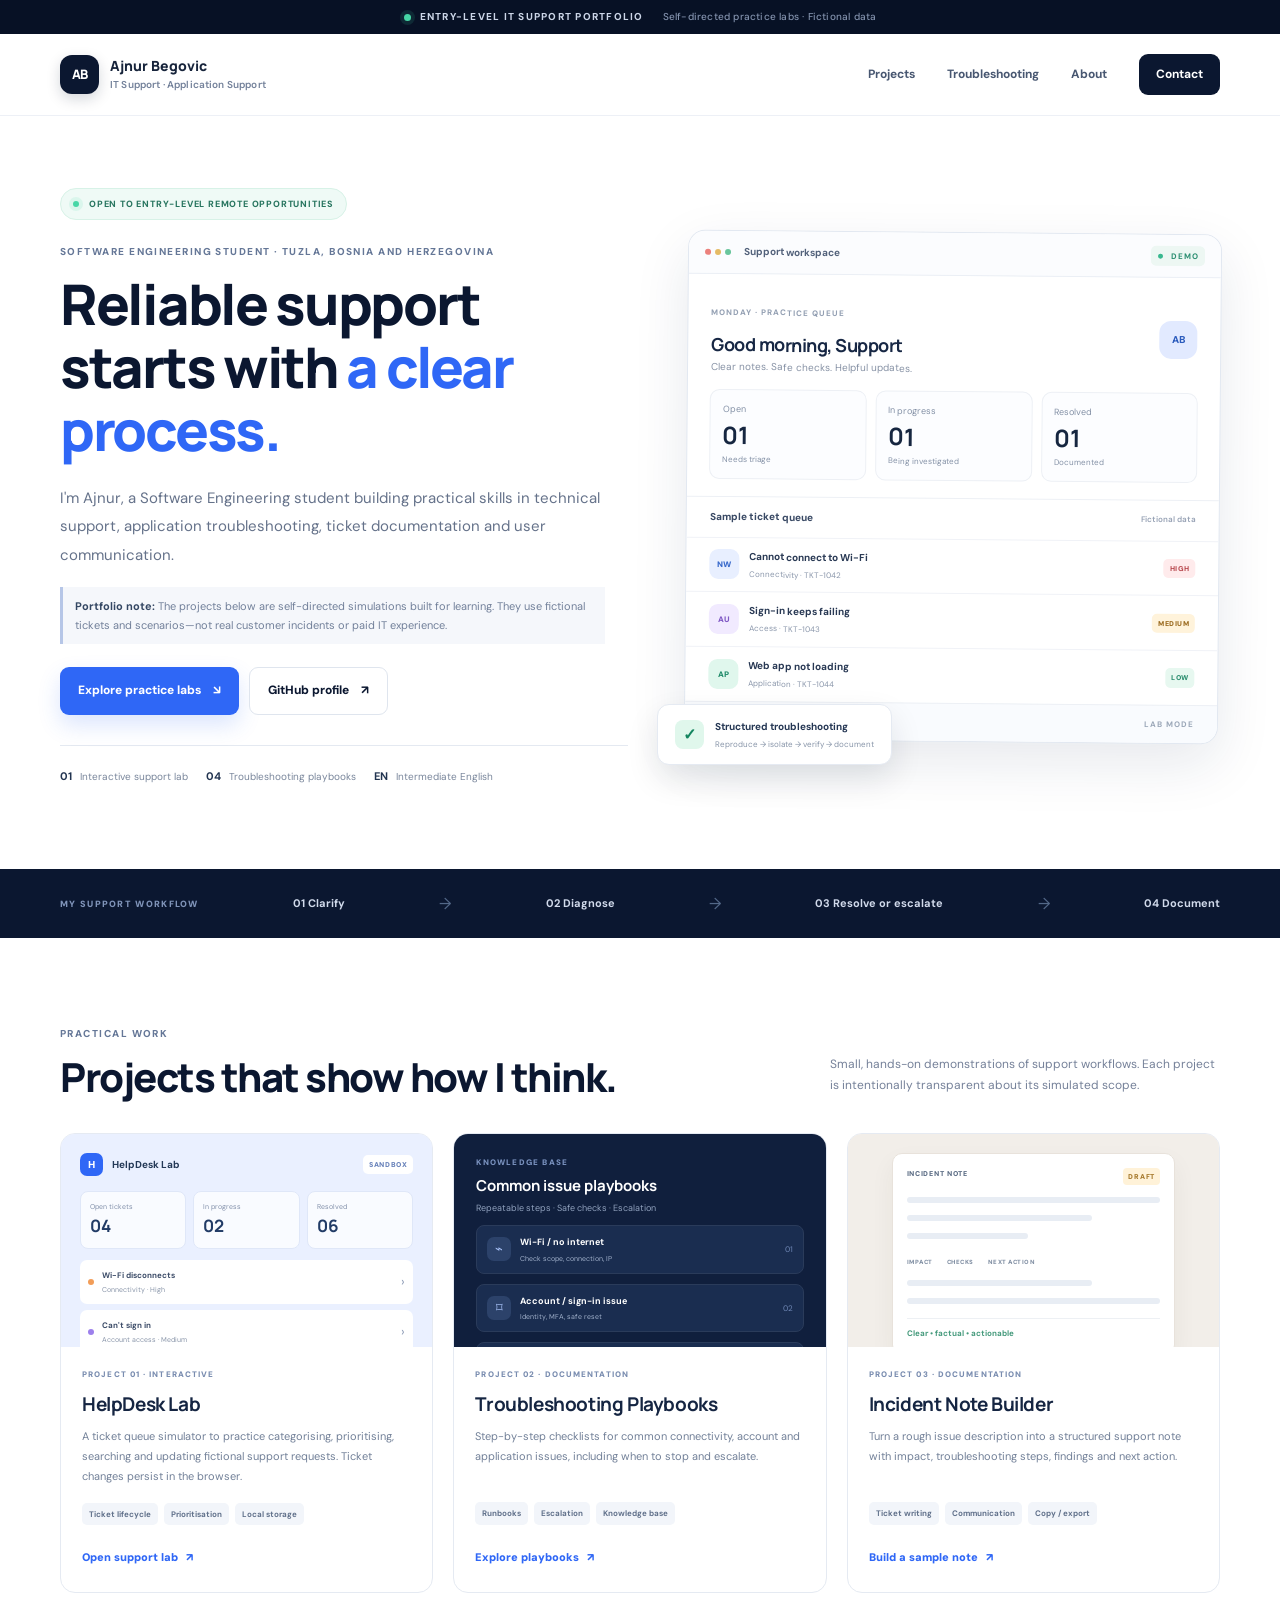
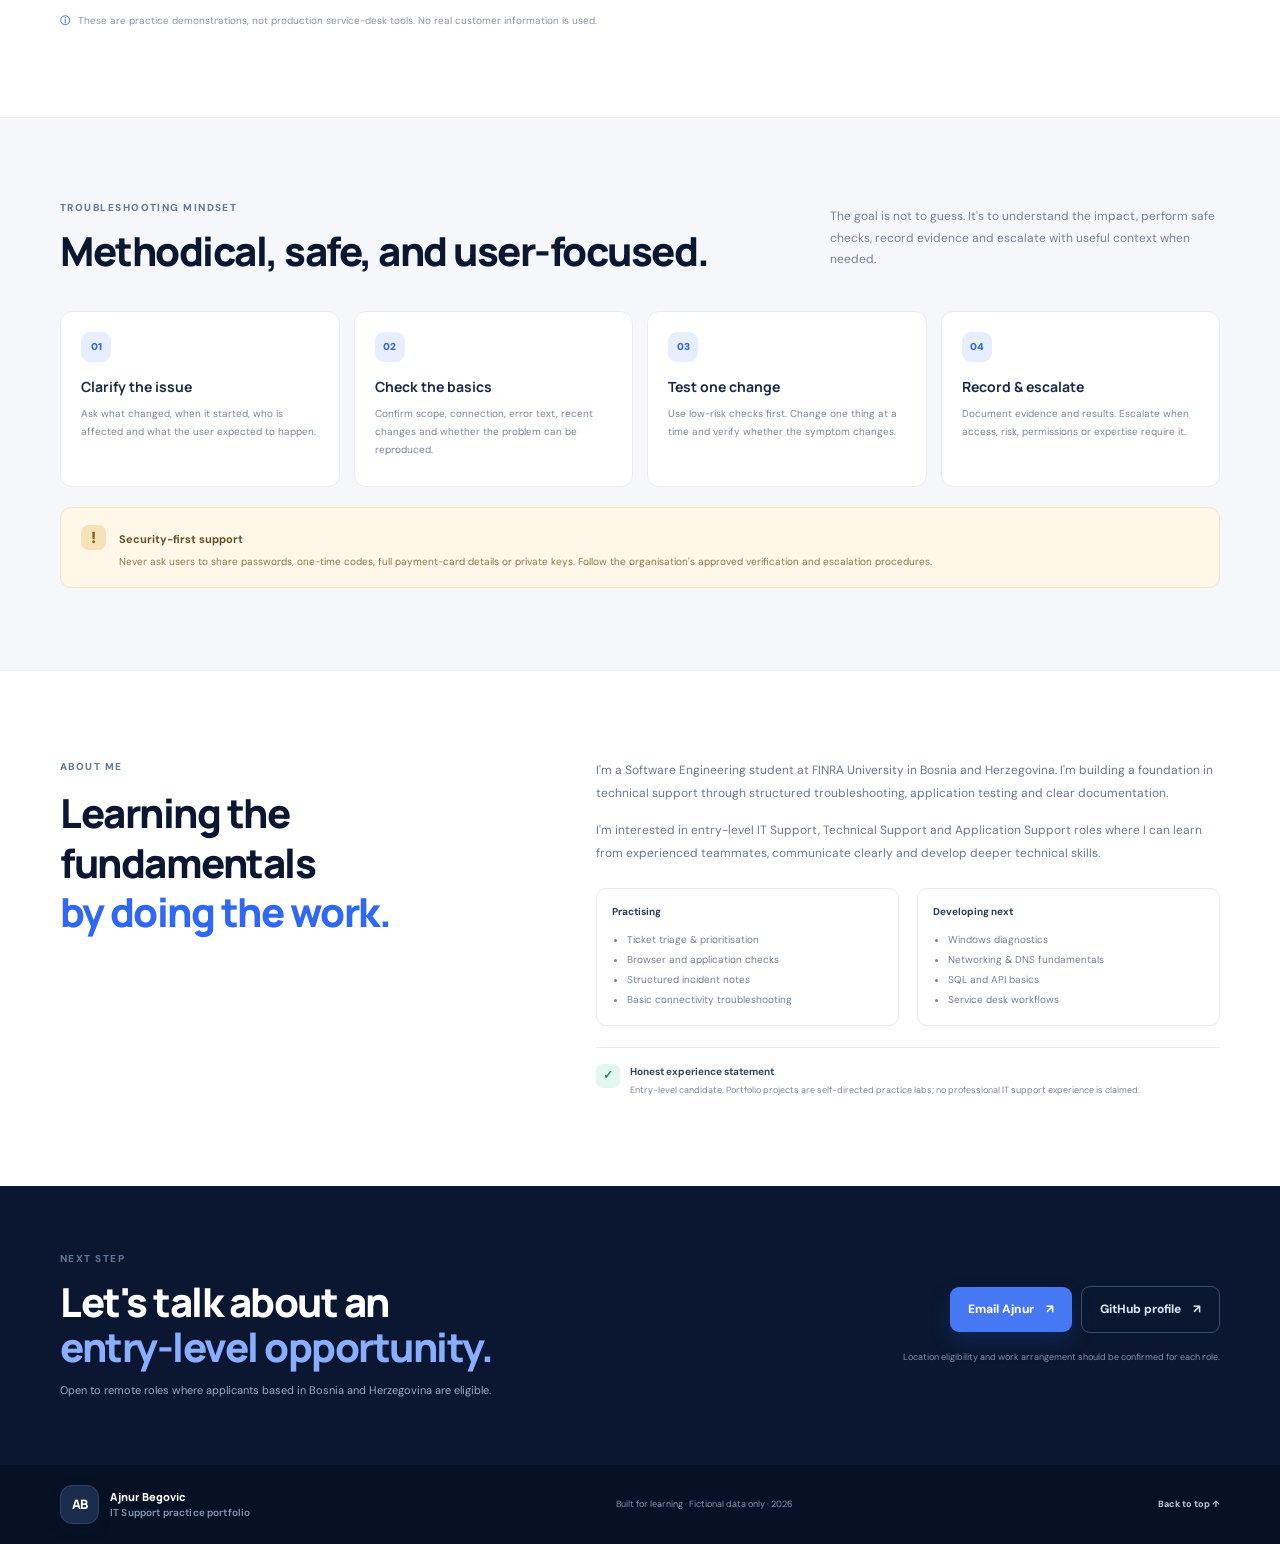
<file: index.html>
<!doctype html>
<html lang="en">
<head>
  <meta charset="utf-8">
  <meta name="viewport" content="width=device-width, initial-scale=1">
  <meta name="description" content="Ajnur Begovic's entry-level IT Support portfolio, including simulated ticket handling, troubleshooting playbooks and incident documentation.">
  <meta name="theme-color" content="#0b1730">
  <title>Ajnur Begovic | IT Support Portfolio</title>
  <link rel="stylesheet" href="styles.css">
</head>
<body>
  <div class="topline"><span class="dot"></span> ENTRY-LEVEL IT SUPPORT PORTFOLIO <span class="topline-note">Self-directed practice labs · Fictional data</span></div>
  <header class="site-header">
    <a class="brand" href="#top" aria-label="Ajnur Begovic home"><span class="brand-mark">AB</span><span>Ajnur Begovic<small>IT Support · Application Support</small></span></a>
    <button class="menu-toggle" id="menuToggle" aria-expanded="false" aria-controls="siteNav">Menu</button>
    <nav id="siteNav" class="nav"><a href="#projects">Projects</a><a href="#approach">Troubleshooting</a><a href="#about">About</a><a href="#contact" class="nav-cta">Contact</a></nav>
  </header>

  <main id="top">
    <section class="hero wrap">
      <div class="hero-copy">
        <div class="availability"><span class="pulse"></span> OPEN TO ENTRY-LEVEL REMOTE OPPORTUNITIES</div>
        <p class="eyebrow">SOFTWARE ENGINEERING STUDENT · TUZLA, BOSNIA AND HERZEGOVINA</p>
        <h1>Reliable support starts with <span>a clear process.</span></h1>
        <p class="hero-text">I'm Ajnur, a Software Engineering student building practical skills in technical support, application troubleshooting, ticket documentation and user communication.</p>
        <p class="honest-note"><strong>Portfolio note:</strong> The projects below are self-directed simulations built for learning. They use fictional tickets and scenarios—not real customer incidents or paid IT experience.</p>
        <div class="hero-actions"><a class="button primary" href="#projects">Explore practice labs <span>↘</span></a><a class="button secondary" href="https://github.com/AjnurDarned99" target="_blank" rel="noreferrer">GitHub profile <span>↗</span></a></div>
        <div class="hero-meta"><span><b>01</b> Interactive support lab</span><span><b>04</b> Troubleshooting playbooks</span><span><b>EN</b> Intermediate English</span></div>
      </div>
      <div class="hero-visual" aria-label="Illustration of a support ticket dashboard">
        <div class="dash-window">
          <div class="dash-head"><div class="window-dots"><i></i><i></i><i></i></div><span>Support workspace</span><span class="live-label"><i></i> DEMO</span></div>
          <div class="dash-greeting"><div><span class="muted-label">MONDAY · PRACTICE QUEUE</span><h2>Good morning, Support</h2><p>Clear notes. Safe checks. Helpful updates.</p></div><div class="avatar">AB</div></div>
          <div class="metric-grid"><div class="metric-card"><span>Open</span><strong>01</strong><small>Needs triage</small></div><div class="metric-card"><span>In progress</span><strong>01</strong><small>Being investigated</small></div><div class="metric-card"><span>Resolved</span><strong>01</strong><small>Documented</small></div></div>
          <div class="queue-head"><span>Sample ticket queue</span><span>Fictional data</span></div>
          <div class="queue-row"><span class="ticket-icon blue">NW</span><span class="queue-text"><b>Cannot connect to Wi-Fi</b><small>Connectivity · TKT-1042</small></span><span class="priority high">HIGH</span></div>
          <div class="queue-row"><span class="ticket-icon purple">AU</span><span class="queue-text"><b>Sign-in keeps failing</b><small>Access · TKT-1043</small></span><span class="priority medium">MEDIUM</span></div>
          <div class="queue-row"><span class="ticket-icon green">AP</span><span class="queue-text"><b>Web app not loading</b><small>Application · TKT-1044</small></span><span class="priority low">LOW</span></div>
          <div class="dash-foot"><span><i class="check-dot">✓</i> Document each step</span><span>LAB MODE</span></div>
        </div>
        <div class="floating-tip"><span class="tip-icon">✓</span><span><b>Structured troubleshooting</b><small>Reproduce → isolate → verify → document</small></span></div>
      </div>
    </section>

    <section class="trust-strip"><div class="wrap trust-inner"><span>MY SUPPORT WORKFLOW</span><b>01 Clarify</b><i>→</i><b>02 Diagnose</b><i>→</i><b>03 Resolve or escalate</b><i>→</i><b>04 Document</b></div></section>

    <section id="projects" class="section wrap">
      <div class="section-heading"><div><p class="eyebrow">PRACTICAL WORK</p><h2>Projects that show how I think.</h2></div><p>Small, hands-on demonstrations of support workflows. Each project is intentionally transparent about its simulated scope.</p></div>
      <div class="project-grid">
        <article class="project-card featured"><div class="project-visual visual-ticket"><div class="mini-app-header"><span class="mini-logo">H</span><b>HelpDesk Lab</b><span class="mini-pill">SANDBOX</span></div><div class="mini-stat-row"><div><small>Open tickets</small><b>04</b></div><div><small>In progress</small><b>02</b></div><div><small>Resolved</small><b>06</b></div></div><div class="mini-ticket"><span class="mini-dot orange"></span><div><b>Wi-Fi disconnects</b><small>Connectivity · High</small></div><span>›</span></div><div class="mini-ticket"><span class="mini-dot violet"></span><div><b>Can't sign in</b><small>Account access · Medium</small></div><span>›</span></div><div class="mini-ticket"><span class="mini-dot teal"></span><div><b>App loading slowly</b><small>Application · Low</small></div><span>›</span></div></div><div class="project-content"><div class="project-kicker">PROJECT 01 · INTERACTIVE</div><h3>HelpDesk Lab</h3><p>A ticket queue simulator to practice categorising, prioritising, searching and updating fictional support requests. Ticket changes persist in the browser.</p><div class="chip-row"><span>Ticket lifecycle</span><span>Prioritisation</span><span>Local storage</span></div><a class="text-link" href="projects/support-lab/index.html#tickets">Open support lab <span>↗</span></a></div></article>

        <article class="project-card"><div class="project-visual visual-playbook"><div class="playbook-title"><span>KNOWLEDGE BASE</span><b>Common issue playbooks</b><small>Repeatable steps · Safe checks · Escalation</small></div><div class="playbook-item"><span class="play-icon">⌁</span><div><b>Wi-Fi / no internet</b><small>Check scope, connection, IP</small></div><span>01</span></div><div class="playbook-item"><span class="play-icon">⌑</span><div><b>Account / sign-in issue</b><small>Identity, MFA, safe reset</small></div><span>02</span></div><div class="playbook-item"><span class="play-icon">▣</span><div><b>Application not loading</b><small>Browser, status, reproducibility</small></div><span>03</span></div></div><div class="project-content"><div class="project-kicker">PROJECT 02 · DOCUMENTATION</div><h3>Troubleshooting Playbooks</h3><p>Step-by-step checklists for common connectivity, account and application issues, including when to stop and escalate.</p><div class="chip-row"><span>Runbooks</span><span>Escalation</span><span>Knowledge base</span></div><a class="text-link" href="projects/support-lab/index.html#playbooks">Explore playbooks <span>↗</span></a></div></article>

        <article class="project-card"><div class="project-visual visual-note"><div class="note-window"><div class="note-top"><span>INCIDENT NOTE</span><span class="note-status">DRAFT</span></div><div class="fake-line long"></div><div class="fake-line med"></div><div class="fake-line short"></div><div class="note-fields"><span>IMPACT</span><span>CHECKS</span><span>NEXT ACTION</span></div><div class="fake-line med"></div><div class="fake-line long"></div><div class="note-bottom">Clear • factual • actionable</div></div></div><div class="project-content"><div class="project-kicker">PROJECT 03 · DOCUMENTATION</div><h3>Incident Note Builder</h3><p>Turn a rough issue description into a structured support note with impact, troubleshooting steps, findings and next action.</p><div class="chip-row"><span>Ticket writing</span><span>Communication</span><span>Copy / export</span></div><a class="text-link" href="projects/support-lab/index.html#note-builder">Build a sample note <span>↗</span></a></div></article>
      </div>
      <p class="section-footnote"><span>ⓘ</span> These are practice demonstrations, not production service-desk tools. No real customer information is used.</p>
    </section>

    <section id="approach" class="approach-section"><div class="wrap"><div class="section-heading"><div><p class="eyebrow">TROUBLESHOOTING MINDSET</p><h2>Methodical, safe, and user-focused.</h2></div><p>The goal is not to guess. It's to understand the impact, perform safe checks, record evidence and escalate with useful context when needed.</p></div><div class="steps-grid"><article><span class="step-number">01</span><h3>Clarify the issue</h3><p>Ask what changed, when it started, who is affected and what the user expected to happen.</p></article><article><span class="step-number">02</span><h3>Check the basics</h3><p>Confirm scope, connection, error text, recent changes and whether the problem can be reproduced.</p></article><article><span class="step-number">03</span><h3>Test one change</h3><p>Use low-risk checks first. Change one thing at a time and verify whether the symptom changes.</p></article><article><span class="step-number">04</span><h3>Record & escalate</h3><p>Document evidence and results. Escalate when access, risk, permissions or expertise require it.</p></article></div><div class="safety-banner"><span class="safety-icon">!</span><div><b>Security-first support</b><p>Never ask users to share passwords, one-time codes, full payment-card details or private keys. Follow the organisation's approved verification and escalation procedures.</p></div></div></div></section>

    <section id="about" class="section wrap about-section"><div class="about-title"><p class="eyebrow">ABOUT ME</p><h2>Learning the fundamentals<br><span>by doing the work.</span></h2></div><div class="about-body"><p>I'm a Software Engineering student at FINRA University in Bosnia and Herzegovina. I'm building a foundation in technical support through structured troubleshooting, application testing and clear documentation.</p><p>I'm interested in entry-level IT Support, Technical Support and Application Support roles where I can learn from experienced teammates, communicate clearly and develop deeper technical skills.</p><div class="skill-columns"><div><h4>Practising</h4><ul><li>Ticket triage & prioritisation</li><li>Browser and application checks</li><li>Structured incident notes</li><li>Basic connectivity troubleshooting</li></ul></div><div><h4>Developing next</h4><ul><li>Windows diagnostics</li><li>Networking & DNS fundamentals</li><li>SQL and API basics</li><li>Service desk workflows</li></ul></div></div><div class="transparent-line"><span class="transparent-check">✓</span><span><b>Honest experience statement</b><small>Entry-level candidate. Portfolio projects are self-directed practice labs; no professional IT support experience is claimed.</small></span></div></div></section>

    <section id="contact" class="contact-section"><div class="wrap contact-inner"><div><p class="eyebrow">NEXT STEP</p><h2>Let's talk about an<br><span>entry-level opportunity.</span></h2><p>Open to remote roles where applicants based in Bosnia and Herzegovina are eligible.</p></div><div class="contact-actions"><a class="button primary" href="https://mail.google.com/mail/?view=cm&amp;fs=1&amp;to=ajnurbegbegova@gmail.com&amp;su=IT%20Support%20Opportunity" target="_blank" rel="noreferrer">Email Ajnur <span>↗</span></a><a class="button light-outline" href="https://github.com/AjnurDarned99" target="_blank" rel="noreferrer">GitHub profile <span>↗</span></a><small>Location eligibility and work arrangement should be confirmed for each role.</small></div></div></section>
  </main>
  <footer class="footer"><div class="wrap footer-inner"><a class="brand footer-brand" href="#top"><span class="brand-mark">AB</span><span>Ajnur Begovic<small>IT Support practice portfolio</small></span></a><span>Built for learning · Fictional data only · <span id="year"></span></span><a href="#top">Back to top ↑</a></div></footer>
  <script src="script.js"></script>
</body>
</html>
</file>
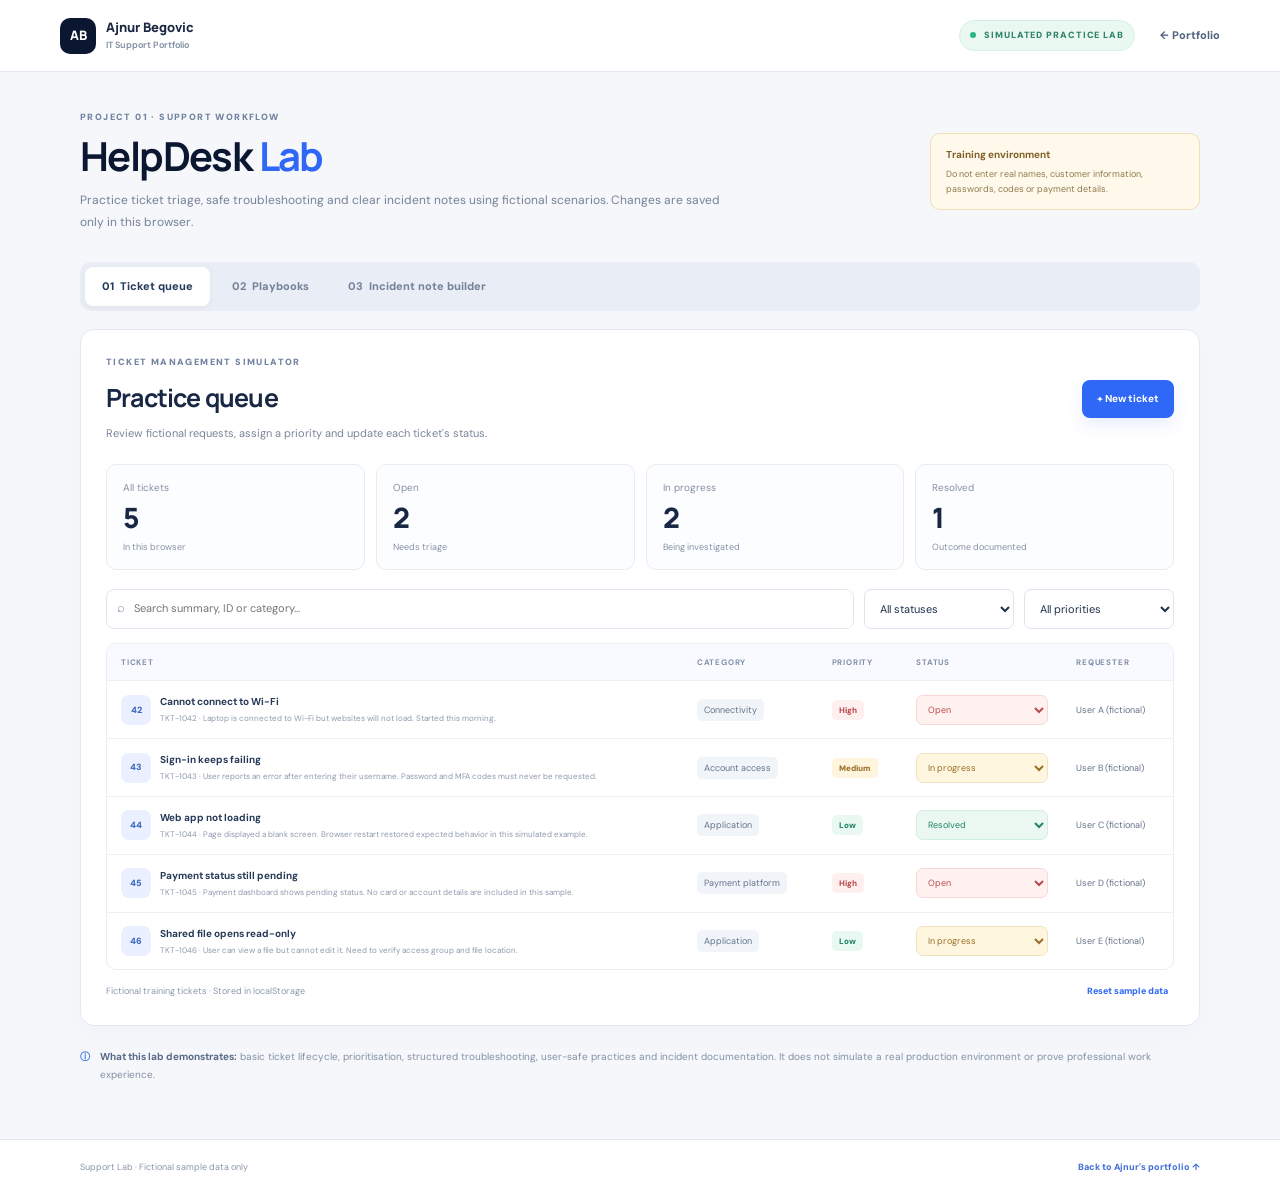
<file: projects/support-lab/index.html>
<!doctype html>
<html lang="en">
<head>
<meta charset="utf-8"><meta name="viewport" content="width=device-width,initial-scale=1"><meta name="description" content="Interactive self-directed IT support practice lab with sample tickets, troubleshooting playbooks and incident note builder."><meta name="theme-color" content="#0b1730"><title>Support Lab | Ajnur Begovic</title><link rel="stylesheet" href="style.css">
</head>
<body>
<header class="app-header"><a class="brand" href="../../index.html"><span class="brand-icon">AB</span><span>Ajnur Begovic<small>IT Support Portfolio</small></span></a><div class="lab-badge"><span></span> SIMULATED PRACTICE LAB</div><a class="back-link" href="../../index.html">← Portfolio</a></header>
<main class="app-wrap">
<section class="lab-intro"><div><p class="eyebrow">PROJECT 01 · SUPPORT WORKFLOW</p><h1>HelpDesk <span>Lab</span></h1><p>Practice ticket triage, safe troubleshooting and clear incident notes using fictional scenarios. Changes are saved only in this browser.</p></div><div class="notice"><b>Training environment</b><span>Do not enter real names, customer information, passwords, codes or payment details.</span></div></section>
<div class="tabbar" role="tablist" aria-label="Support lab tools"><button class="tab active" data-tab="tickets" role="tab" aria-selected="true">01&nbsp; Ticket queue</button><button class="tab" data-tab="playbooks" role="tab" aria-selected="false">02&nbsp; Playbooks</button><button class="tab" data-tab="note-builder" role="tab" aria-selected="false">03&nbsp; Incident note builder</button></div>
<section class="panel active" id="tickets" data-panel="tickets">
<div class="panel-heading"><div><p class="eyebrow">TICKET MANAGEMENT SIMULATOR</p><h2>Practice queue</h2><p>Review fictional requests, assign a priority and update each ticket's status.</p></div><button class="button primary" id="showFormBtn">+ New ticket</button></div>
<div class="stats-grid"><div class="stat"><span>All tickets</span><b id="allCount">0</b><small>In this browser</small></div><div class="stat"><span>Open</span><b id="openCount">0</b><small>Needs triage</small></div><div class="stat"><span>In progress</span><b id="progressCount">0</b><small>Being investigated</small></div><div class="stat"><span>Resolved</span><b id="resolvedCount">0</b><small>Outcome documented</small></div></div>
<form id="newTicketForm" class="ticket-form hidden"><div class="form-title"><b>Create a sample ticket</b><button type="button" class="icon-button" id="hideFormBtn" aria-label="Close form">×</button></div><div class="form-grid"><label>Short summary<input id="ticketTitle" required maxlength="100" placeholder="e.g. Cannot access shared drive"></label><label>Category<select id="ticketCategory"><option>Account access</option><option>Connectivity</option><option>Application</option><option>Hardware</option><option>Payment platform</option><option>Other</option></select></label><label>Priority<select id="ticketPriority"><option>Low</option><option selected>Medium</option><option>High</option><option>Urgent</option></select></label><label>Requester label<input id="ticketRequester" maxlength="40" placeholder="e.g. User A (fictional)"></label></div><label class="wide-label">Symptoms and impact<textarea id="ticketDescription" required maxlength="500" rows="3" placeholder="What is failing? Who is affected? When did it start?"></textarea></label><div class="form-actions"><span class="hint">Use fictional information only.</span><button class="button primary" type="submit">Add ticket</button></div></form>
<div class="queue-toolbar"><div class="searchbox"><span>⌕</span><input id="ticketSearch" type="search" placeholder="Search summary, ID or category..." aria-label="Search tickets"></div><select id="statusFilter" aria-label="Filter by status"><option value="All">All statuses</option><option>Open</option><option>In progress</option><option>Resolved</option></select><select id="priorityFilter" aria-label="Filter by priority"><option value="All">All priorities</option><option>Urgent</option><option>High</option><option>Medium</option><option>Low</option></select></div>
<div class="table-wrap"><table><thead><tr><th>Ticket</th><th>Category</th><th>Priority</th><th>Status</th><th>Requester</th></tr></thead><tbody id="ticketRows"></tbody></table><div class="empty-state hidden" id="emptyTickets">No tickets match your filters. Try clearing the search or create a new sample ticket.</div></div><div class="data-foot"><span>Fictional training tickets · Stored in localStorage</span><button id="resetTickets" class="link-button">Reset sample data</button></div>
</section>
<section class="panel" id="playbooks" data-panel="playbooks">
<div class="panel-heading"><div><p class="eyebrow">KNOWLEDGE BASE</p><h2>Troubleshooting playbooks</h2><p>Start with low-risk checks. Change one thing at a time, verify results, and escalate when needed.</p></div><span class="count-pill">4 PRACTICE SCENARIOS</span></div>
<div class="playbook-layout"><div class="playbook-list" role="tablist" aria-label="Choose a playbook"><button class="playbook-choice active" data-playbook="wifi"><span class="playbook-number">01</span><span><b>Wi-Fi / no internet</b><small>Connectivity · Network</small></span><span>›</span></button><button class="playbook-choice" data-playbook="login"><span class="playbook-number">02</span><span><b>Can't sign in</b><small>Account access · MFA</small></span><span>›</span></button><button class="playbook-choice" data-playbook="app"><span class="playbook-number">03</span><span><b>Web application won't load</b><small>Browser · Application</small></span><span>›</span></button><button class="playbook-choice" data-playbook="payment"><span class="playbook-number">04</span><span><b>Payment appears pending</b><small>Fintech · Transaction</small></span><span>›</span></button></div><article class="playbook-detail" id="playbookDetail" aria-live="polite"></article></div>
<div class="safe-callout"><b>Always follow company policy.</b> These are learning checklists, not permission to make account changes. Never request passwords, MFA codes, full card numbers or private keys. For payment issues, never promise a settlement time unless the provider's official process confirms it.</div>
</section>
<section class="panel" id="note-builder" data-panel="note-builder">
<div class="panel-heading"><div><p class="eyebrow">DOCUMENTATION PRACTICE</p><h2>Incident note builder</h2><p>Turn troubleshooting observations into a concise, handoff-ready support note.</p></div><span class="count-pill">COPY OR EXPORT</span></div>
<div class="builder-grid"><form id="noteForm" class="note-form"><label>Issue summary<input id="noteSummary" maxlength="140" required placeholder="e.g. User cannot sign in to web portal"></label><label>Impact / scope<textarea id="noteImpact" rows="2" maxlength="400" required placeholder="Who is affected? What work is blocked?"></textarea></label><label>Checks performed<textarea id="noteChecks" rows="3" maxlength="700" required placeholder="List checks in order, including what each result showed."></textarea></label><label>Finding / current status<textarea id="noteFinding" rows="2" maxlength="400" required placeholder="What is confirmed? What remains unknown?"></textarea></label><label>Next action / owner<input id="noteNext" maxlength="220" required placeholder="e.g. Escalate to application team with timestamp and error code"></label><button class="button primary full" type="submit">Generate structured note</button></form><div class="note-preview"><div class="preview-head"><span>GENERATED NOTE</span><span class="preview-status" id="previewStatus">DRAFT</span></div><p class="preview-help">Fill in the fields and select “Generate structured note”. Use fictional or anonymised content only.</p><pre id="noteOutput" aria-live="polite">INCIDENT SUMMARY
[Your summary will appear here]

IMPACT / SCOPE
[Impact]

CHECKS PERFORMED
[Checks]

FINDINGS / STATUS
[Finding]

NEXT ACTION / OWNER
[Next step]</pre><div class="preview-actions"><button class="button secondary" type="button" id="copyNoteBtn">Copy note</button><button class="button ghost" type="button" id="downloadNoteBtn">Download .txt</button></div><div id="copyFeedback" class="feedback" aria-live="polite"></div></div></div>
</section>
<section class="ethics-note"><span>ⓘ</span><p><b>What this lab demonstrates:</b> basic ticket lifecycle, prioritisation, structured troubleshooting, user-safe practices and incident documentation. It does not simulate a real production environment or prove professional work experience.</p></section>
</main><footer class="app-footer"><span>Support Lab · Fictional sample data only</span><a href="../../index.html">Back to Ajnur's portfolio ↑</a></footer>
<script src="app.js"></script>
</body></html>
</file>
<file: styles.css>
@import url('https://fonts.googleapis.com/css2?family=DM+Sans:wght@400;500;600;700&family=Manrope:wght@400;500;600;700;800&display=swap');
:root{--navy:#0b1730;--navy2:#142344;--blue:#2f67f6;--blue2:#dfe9ff;--ink:#17243b;--muted:#67758d;--line:#e4e9f1;--surface:#f5f7fb;--white:#fff;--green:#1c9c7a;--shadow:0 20px 55px rgba(21,39,75,.1)}
*{box-sizing:border-box}html{scroll-behavior:smooth;scroll-padding-top:90px}body{margin:0;color:var(--ink);font-family:'DM Sans',Arial,sans-serif;background:#fff;line-height:1.6}a{color:inherit;text-decoration:none}.wrap{width:min(1160px,calc(100% - 48px));margin-inline:auto}.topline{background:#071125;color:#cbd5e7;min-height:34px;padding:7px 24px;display:flex;justify-content:center;gap:9px;align-items:center;font-size:10px;font-weight:800;letter-spacing:1.25px}.dot,.pulse{width:7px;height:7px;display:inline-block;background:#46d7a6;border-radius:50%;box-shadow:0 0 0 4px rgba(70,215,166,.12)}.topline-note{font-weight:500;color:#8392ad;letter-spacing:.2px;margin-left:10px}.site-header{height:82px;padding:0 max(24px,calc((100vw - 1160px)/2));display:flex;align-items:center;justify-content:space-between;background:rgba(255,255,255,.95);border-bottom:1px solid #edf0f6;position:sticky;top:0;z-index:30;backdrop-filter:blur(12px)}.brand{display:inline-flex;align-items:center;gap:11px;font-family:Manrope,sans-serif;font-weight:800;font-size:14px;line-height:1.2}.brand small{display:block;color:#73819a;font-family:'DM Sans',sans-serif;font-size:10px;font-weight:600;margin-top:4px;letter-spacing:.15px}.brand-mark{height:39px;width:39px;display:grid;place-items:center;border-radius:12px;background:var(--navy);color:white;font-size:13px;letter-spacing:-.5px;box-shadow:0 5px 14px #0b17302b}.nav{display:flex;align-items:center;gap:32px;font-size:12px;font-weight:700;color:#485771}.nav a:hover{color:var(--blue)}.nav .nav-cta{background:var(--navy);color:#fff;padding:11px 17px;border-radius:9px}.menu-toggle{display:none;border:1px solid var(--line);background:#fff;padding:9px 12px;border-radius:9px;color:var(--ink);font-weight:700}.hero{display:grid;grid-template-columns:1.03fr .97fr;gap:58px;align-items:center;padding-top:72px;padding-bottom:84px;min-height:615px}.availability{display:inline-flex;align-items:center;gap:10px;background:#effaf6;border:1px solid #d7f2e7;color:#27755f;padding:8px 12px;border-radius:999px;font-size:9px;font-weight:800;letter-spacing:.8px;margin-bottom:24px}.pulse{width:6px;height:6px}.eyebrow{margin:0 0 13px;color:#657797;font-size:10px;font-weight:800;letter-spacing:1.45px}.hero h1,.section h2,.section-heading h2,.about-title h2,.contact-inner h2{font-family:Manrope,sans-serif;font-size:clamp(36px,4.5vw,56px);font-weight:800;letter-spacing:-2.3px;line-height:1.12;margin:0;color:var(--navy)}h1 span,.about-title h2 span,.contact-inner h2 span{color:var(--blue)}.hero-text{font-size:15px;line-height:1.9;color:#65728a;max-width:550px;margin:22px 0 13px}.honest-note{font-size:11px;color:#72809a;line-height:1.7;max-width:545px;background:#f5f7fb;border-left:3px solid #b6c6e7;padding:10px 12px;margin:18px 0 23px}.honest-note strong{color:#344763}.hero-actions{display:flex;flex-wrap:wrap;gap:10px}.button{display:inline-flex;justify-content:center;align-items:center;gap:12px;padding:13px 18px;border-radius:9px;font-size:12px;font-weight:800;transition:transform .18s,box-shadow .18s}.button:hover{transform:translateY(-2px)}.button.primary{background:var(--blue);color:#fff;box-shadow:0 10px 22px #2f67f62c}.button.secondary{background:#fff;border:1px solid #dfe5ee;color:var(--navy)}.hero-meta{display:flex;flex-wrap:wrap;gap:18px;margin-top:30px;padding-top:22px;border-top:1px solid var(--line);color:#79869b;font-size:10px}.hero-meta b{display:inline-block;color:#223450;font-size:11px;margin-right:5px}.hero-visual{position:relative;min-width:0}.dash-window{border:1px solid #e2e8f1;border-radius:17px;background:#fff;box-shadow:var(--shadow);overflow:hidden;transform:rotate(.5deg)}.dash-head{height:43px;background:#fbfcfe;border-bottom:1px solid #ebeff5;display:flex;align-items:center;padding:0 16px;gap:13px;color:#52617a;font-size:10px;font-weight:700}.window-dots{display:flex;gap:4px}.window-dots i{width:6px;height:6px;border-radius:50%;background:#ccd5e3}.window-dots i:nth-child(1){background:#ec817c}.window-dots i:nth-child(2){background:#e5bb65}.window-dots i:nth-child(3){background:#69c59c}.live-label{margin-left:auto;font-size:8px;letter-spacing:.9px;background:#edf7f3;color:#2b8e71;padding:4px 7px;border-radius:5px}.live-label i{display:inline-block;width:5px;height:5px;background:#39b88f;border-radius:50%;margin-right:5px}.dash-greeting{padding:23px 23px 14px;display:flex;justify-content:space-between;align-items:center}.muted-label{font-size:8px;color:#94a0b3;font-weight:800;letter-spacing:1px}.dash-greeting h2{font-family:Manrope,sans-serif;font-size:18px;letter-spacing:-.5px;margin:7px 0 1px;color:#172744}.dash-greeting p{font-size:10px;color:#8792a5;margin:0}.avatar{width:38px;height:38px;border-radius:12px;background:#e2eaff;color:#2c5cbd;display:grid;place-items:center;font-size:10px;font-weight:800}.metric-grid{display:grid;grid-template-columns:repeat(3,1fr);gap:9px;padding:0 22px 17px}.metric-card{padding:12px;border:1px solid #edf0f5;border-radius:10px;background:#fcfdff}.metric-card span,.metric-card small{display:block;color:#8491a6;font-size:9px}.metric-card strong{display:block;font-family:Manrope,sans-serif;color:#162640;font-size:24px;line-height:1.5}.metric-card small{font-size:8px}.queue-head{display:flex;justify-content:space-between;padding:12px 23px;border-top:1px solid #edf0f5;color:#3a4a65;font-size:10px;font-weight:800}.queue-head span+span{font-size:8px;color:#96a1b4;font-weight:600}.queue-row{display:flex;gap:10px;align-items:center;padding:11px 23px;border-top:1px solid #f0f2f7}.ticket-icon{width:30px;height:30px;display:grid;place-items:center;border-radius:9px;font-size:8px;font-weight:900;flex:none}.ticket-icon.blue{background:#e8efff;color:#3869cb}.ticket-icon.purple{background:#f1eaff;color:#805ac5}.ticket-icon.green{background:#e0f7ed;color:#228c6b}.queue-text{flex:1;min-width:0}.queue-text b,.queue-text small{display:block;white-space:nowrap;overflow:hidden;text-overflow:ellipsis}.queue-text b{color:#293954;font-size:10px}.queue-text small{color:#8b97ab;font-size:8px;margin-top:3px}.priority{font-size:7px;letter-spacing:.5px;font-weight:900;border-radius:5px;padding:4px 6px}.priority.high{color:#ba4d53;background:#ffebec}.priority.medium{color:#9b6b20;background:#fff3db}.priority.low{color:#2c8e6f;background:#e7f8f0}.dash-foot{display:flex;justify-content:space-between;background:#f9fbfe;padding:12px 23px;color:#7c8aa1;font-size:8px;font-weight:700;border-top:1px solid #edf0f5}.dash-foot span+span{letter-spacing:1px;color:#9ba7b8}.check-dot{font-style:normal;background:#d8f5e9;color:#248765;border-radius:50%;padding:2px 4px;margin-right:5px}.floating-tip{position:absolute;left:-29px;bottom:-24px;background:#fff;border:1px solid #e5eaf2;box-shadow:0 14px 32px #0b17301c;border-radius:12px;padding:14px 17px;display:flex;gap:11px;align-items:center}.tip-icon{display:grid;place-items:center;width:29px;height:29px;background:#e0f7ec;color:#14855f;border-radius:8px;font-weight:900}.floating-tip b,.floating-tip small{display:block}.floating-tip b{font-size:10px;color:#243653}.floating-tip small{font-size:8px;color:#8794a8;margin-top:3px}.trust-strip{background:var(--navy);color:#d1daeb}.trust-inner{min-height:69px;display:flex;align-items:center;justify-content:space-between;gap:15px;flex-wrap:wrap}.trust-inner>span{font-size:9px;letter-spacing:1.3px;color:#7f93b8;font-weight:900}.trust-inner b{font-size:11px}.trust-inner i{font-style:normal;color:#536888}.section{padding-top:88px;padding-bottom:88px}.section-heading{display:flex;align-items:flex-end;justify-content:space-between;gap:35px;margin-bottom:33px}.section-heading h2,.about-title h2,.contact-inner h2{font-size:clamp(29px,3.2vw,40px);letter-spacing:-1.5px}.section-heading>p{max-width:390px;color:#758199;font-size:12px;line-height:1.8;margin:0 0 3px}.project-grid{display:grid;grid-template-columns:repeat(3,minmax(0,1fr));gap:20px}.project-card{border:1px solid #e5eaf2;background:#fff;border-radius:15px;overflow:hidden;transition:transform .2s,box-shadow .2s}.project-card:hover{transform:translateY(-4px);box-shadow:0 17px 38px #16274712}.project-visual{height:213px;padding:19px;background:#f4f7fc;overflow:hidden}.visual-ticket{background:#eaf0ff}.mini-app-header{display:flex;align-items:center;gap:9px;color:#233856;font-size:10px}.mini-logo{display:grid;place-items:center;width:23px;height:23px;background:#2f67f6;color:white;border-radius:7px;font-weight:900}.mini-pill{margin-left:auto;background:#fff;color:#6882ba;border-radius:5px;padding:4px 6px;font-size:7px;letter-spacing:.6px;font-weight:900}.mini-stat-row{display:grid;grid-template-columns:repeat(3,1fr);gap:7px;margin:15px 0 11px}.mini-stat-row>div{background:#ffffffb8;padding:9px;border-radius:8px;border:1px solid #dfe7f8}.mini-stat-row small,.mini-stat-row b{display:block}.mini-stat-row small{font-size:7px;color:#8290aa}.mini-stat-row b{font-size:17px;font-family:Manrope,sans-serif;color:#213b66}.mini-ticket{display:flex;align-items:center;gap:8px;padding:9px 8px;background:#fff;border-radius:7px;margin-top:6px;font-size:8px}.mini-ticket>span:last-child{margin-left:auto;color:#8c9bb5;font-size:13px}.mini-ticket b,.mini-ticket small{display:block}.mini-ticket b{color:#3c4c68}.mini-ticket small{color:#8995a9;font-size:7px;margin-top:2px}.mini-dot{height:6px;width:6px;border-radius:50%;flex:none}.orange{background:#f29d58}.violet{background:#9d80ec}.teal{background:#35ba97}.visual-playbook{background:#101f3d;color:white;padding:22px}.playbook-title span,.playbook-title b,.playbook-title small{display:block}.playbook-title span{color:#7991be;font-size:8px;letter-spacing:1.2px;font-weight:900}.playbook-title b{font-family:Manrope,sans-serif;font-size:15px;margin-top:5px}.playbook-title small{color:#90a1bd;font-size:9px;margin-top:3px}.playbook-item{display:flex;align-items:center;gap:9px;margin-top:10px;padding:9px 10px;background:#1a2d50;border:1px solid #2a3b5a;border-radius:8px}.play-icon{width:24px;height:24px;display:grid;place-items:center;background:#2c426a;color:#a7c1f7;border-radius:7px;font-size:13px}.playbook-item div{flex:1}.playbook-item b,.playbook-item small{display:block}.playbook-item b{font-size:9px}.playbook-item small{font-size:7px;color:#a1b1cb;margin-top:3px}.playbook-item>span:last-child{font-size:8px;color:#6f87b5}.visual-note{display:grid;place-items:center;background:#f2eee9}.note-window{width:85%;height:100%;background:#fff;border:1px solid #e8e2db;box-shadow:0 10px 25px #3c32270e;border-radius:10px;padding:14px}.note-top{display:flex;justify-content:space-between;font-size:7px;font-weight:900;letter-spacing:.7px;color:#5c6d85}.note-status{background:#fff2d8;color:#a77a2d;border-radius:4px;padding:3px 5px}.fake-line{height:6px;border-radius:10px;background:#e8edf4;margin-top:12px}.fake-line.long{width:100%}.fake-line.med{width:73%}.fake-line.short{width:48%}.note-fields{display:flex;gap:14px;font-size:6px;letter-spacing:.5px;color:#8290a4;font-weight:900;margin-top:19px}.note-bottom{border-top:1px solid #edf0f4;margin-top:14px;padding-top:8px;color:#459a7c;font-size:8px;font-weight:700}.project-content{padding:21px 21px 23px}.project-kicker{color:#7a8db0;font-size:8px;letter-spacing:1.1px;font-weight:900}.project-content h3{font-family:Manrope,sans-serif;font-size:19px;letter-spacing:-.4px;color:#152542;margin:8px 0}.project-content p{font-size:11px;line-height:1.8;color:#728098;min-height:59px;margin:0 0 16px}.chip-row{display:flex;flex-wrap:wrap;gap:6px;margin-bottom:18px}.chip-row span{background:#f2f5fa;color:#61718b;font-size:8px;font-weight:700;border-radius:5px;padding:5px 7px}.text-link{display:inline-flex;align-items:center;gap:8px;color:#2f67f6;font-size:11px;font-weight:900}.text-link:hover{gap:12px}.section-footnote{font-size:10px;color:#8a96aa;margin:20px 0 0}.section-footnote span{color:#4e7ee0;font-weight:900;margin-right:5px}.approach-section{padding:82px 0;background:#f5f7fb;border-top:1px solid #edf0f6;border-bottom:1px solid #edf0f6}.steps-grid{display:grid;grid-template-columns:repeat(4,1fr);gap:14px;margin-top:37px}.steps-grid article{background:#fff;border:1px solid #e8edf4;padding:20px;border-radius:12px;min-height:176px}.step-number{display:grid;place-items:center;width:30px;height:30px;border-radius:9px;background:#e7eeff;color:#3366d5;font-size:10px;font-weight:900}.steps-grid h3{font-family:Manrope,sans-serif;font-size:14px;color:#1b2a46;margin:14px 0 7px}.steps-grid p{font-size:10px;line-height:1.8;color:#7a879b;margin:0}.safety-banner{display:flex;align-items:flex-start;gap:13px;padding:17px 20px;background:#fff8e9;border:1px solid #f3e4c4;border-radius:11px;margin-top:20px}.safety-icon{display:grid;place-items:center;width:25px;height:25px;border-radius:8px;background:#f5e2b6;color:#805d1b;font-weight:900;flex:none}.safety-banner b{font-size:11px;color:#655027}.safety-banner p{font-size:10px;color:#8b774a;line-height:1.7;margin:3px 0 0}.about-section{display:grid;grid-template-columns:.86fr 1.14fr;gap:65px}.about-title h2{line-height:1.23}.about-body>p{font-size:12px;line-height:1.9;color:#6b7890;margin:0 0 14px}.skill-columns{display:grid;grid-template-columns:1fr 1fr;gap:18px;margin-top:23px}.skill-columns>div{border:1px solid #e6ebf2;border-radius:10px;padding:15px}.skill-columns h4{font-size:10px;margin:0 0 10px;color:#2b3d5b}.skill-columns ul{margin:0;padding-left:15px;color:#738199;font-size:10px;line-height:2}.transparent-line{display:flex;gap:10px;align-items:flex-start;border-top:1px solid #e6ebf2;margin-top:21px;padding-top:16px}.transparent-check{display:grid;place-items:center;width:24px;height:24px;background:#e2f7ee;color:#288b6d;border-radius:7px;font-size:12px;font-weight:900;flex:none}.transparent-line b,.transparent-line small{display:block}.transparent-line b{font-size:10px;color:#334764}.transparent-line small{font-size:9px;line-height:1.7;color:#7c899e;margin-top:3px}.contact-section{background:var(--navy);color:#fff;padding:65px 0}.contact-inner{display:flex;align-items:center;justify-content:space-between;gap:40px}.contact-inner h2{color:#fff}.contact-inner h2 span{color:#8aaeff}.contact-inner>div>p:last-child{color:#9facbf;font-size:11px;margin:13px 0 0}.contact-actions{display:flex;align-items:center;gap:9px;flex-wrap:wrap;max-width:340px;justify-content:flex-end}.contact-actions .primary{background:#4778f4}.button.light-outline{border:1px solid #3a4d6f;color:#d9e3f4}.contact-actions small{display:block;flex-basis:100%;text-align:right;color:#8292ae;font-size:9px;margin-top:8px}.footer{background:#071125;color:#8190a8;padding:20px 0}.footer-inner{display:flex;align-items:center;justify-content:space-between;gap:15px;font-size:9px}.footer-brand{color:#fff;font-size:11px}.footer-brand .brand-mark{background:#1a2b4c;border:1px solid #314363}.footer-brand small{color:#8395b4}.footer-inner>a:last-child{color:#bbc8dc;font-weight:700}
@media(max-width:980px){.hero{gap:30px;padding-top:55px}.hero h1{font-size:45px}.project-grid{grid-template-columns:repeat(2,minmax(0,1fr))}.project-card:last-child{grid-column:1/-1;display:grid;grid-template-columns:.85fr 1.15fr}.project-card:last-child .project-visual{height:auto;min-height:240px}.about-section{gap:35px}.steps-grid{grid-template-columns:repeat(2,1fr)}}
@media(max-width:720px){.topline{font-size:8px;letter-spacing:.8px;flex-wrap:wrap}.topline-note{display:none}.site-header{height:70px;padding:0 20px}.menu-toggle{display:block}.nav{display:none;position:absolute;top:69px;left:0;right:0;background:white;padding:20px;box-shadow:0 15px 30px #0b173019;border-bottom:1px solid var(--line);flex-direction:column;align-items:stretch;gap:17px}.nav.open{display:flex}.nav .nav-cta{text-align:center}.wrap{width:calc(100% - 36px)}.hero{grid-template-columns:1fr;gap:47px;padding-top:45px;padding-bottom:72px}.hero h1{font-size:42px}.hero-text{font-size:14px}.hero-visual{margin:0 8px}.floating-tip{left:0;bottom:-29px}.hero-meta{gap:12px}.trust-inner{padding:17px 0;justify-content:center;gap:10px}.trust-inner>span{flex-basis:100%;text-align:center}.trust-inner b{font-size:9px}.trust-inner i{font-size:10px}.section{padding-top:65px;padding-bottom:65px}.section-heading{display:block}.section-heading>p{margin-top:16px}.project-grid{grid-template-columns:1fr}.project-card:last-child{grid-column:auto;display:block}.project-card:last-child .project-visual{height:213px;min-height:0}.project-content p{min-height:0}.steps-grid{grid-template-columns:1fr 1fr}.about-section{grid-template-columns:1fr;gap:22px}.contact-inner{display:block}.contact-actions{justify-content:flex-start;margin-top:25px}.contact-actions small{text-align:left}.footer-inner{flex-wrap:wrap}.footer-inner>span{order:3;flex-basis:100%}}
@media(max-width:430px){.hero h1{font-size:36px;letter-spacing:-1.6px}.availability{font-size:8px}.metric-grid{padding-inline:12px}.dash-greeting{padding-inline:13px}.queue-head,.queue-row,.dash-foot{padding-inline:13px}.metric-card{padding:8px}.metric-card strong{font-size:20px}.floating-tip{right:0;left:0;padding:11px}.steps-grid{grid-template-columns:1fr}.skill-columns{grid-template-columns:1fr}.contact-inner h2{font-size:32px}}
</file>
<file: projects/support-lab/style.css>
@import url('https://fonts.googleapis.com/css2?family=DM+Sans:wght@400;500;600;700&family=Manrope:wght@400;500;600;700;800&display=swap');
:root{--navy:#0b1730;--blue:#2f67f6;--ink:#1b2943;--muted:#708099;--line:#e2e8f1;--bg:#f5f7fb;--green:#218869;--red:#bf5358;--amber:#a87725}*{box-sizing:border-box}body{margin:0;background:var(--bg);color:var(--ink);font-family:'DM Sans',Arial,sans-serif;font-size:13px;line-height:1.6}button,input,select,textarea{font:inherit}button{cursor:pointer}a{color:inherit;text-decoration:none}.app-header{height:72px;background:#fff;border-bottom:1px solid var(--line);padding:0 max(24px,calc((100vw - 1160px)/2));display:flex;align-items:center;gap:25px}.brand{display:flex;align-items:center;gap:10px;font-family:Manrope,sans-serif;font-size:13px;font-weight:800;line-height:1.2}.brand-icon{display:grid;place-items:center;background:var(--navy);color:#fff;border-radius:10px;width:36px;height:36px}.brand small{display:block;color:#7e8ba0;font:600 9px 'DM Sans',sans-serif;margin-top:4px}.lab-badge{margin-left:auto;font-size:9px;font-weight:900;letter-spacing:.9px;color:#318568;background:#eaf8f2;border:1px solid #d4f0e4;border-radius:999px;padding:7px 10px}.lab-badge span{display:inline-block;width:6px;height:6px;background:#2db787;border-radius:50%;margin-right:5px}.back-link{font-size:11px;font-weight:800;color:#526480}.app-wrap{width:min(1120px,calc(100% - 40px));margin:0 auto;padding:38px 0 55px}.lab-intro{display:flex;justify-content:space-between;align-items:center;gap:35px;margin-bottom:28px}.eyebrow{color:#7384a1;font-size:9px;font-weight:900;letter-spacing:1.4px;margin:0 0 8px}.lab-intro h1{font-family:Manrope,sans-serif;font-size:40px;letter-spacing:-1.6px;margin:0;line-height:1.2;color:var(--navy)}.lab-intro h1 span{color:var(--blue)}.lab-intro p:not(.eyebrow){max-width:650px;color:#748198;font-size:12px;line-height:1.8;margin:10px 0 0}.notice{max-width:270px;min-width:240px;padding:13px 15px;border:1px solid #f1dfb6;background:#fff9eb;border-radius:10px}.notice b,.notice span{display:block}.notice b{font-size:10px;color:#805f25}.notice span{font-size:9px;line-height:1.6;color:#92794c;margin-top:4px}.tabbar{display:flex;gap:5px;background:#e9edf5;padding:5px;border-radius:11px;margin-bottom:18px;overflow:auto}.tab{white-space:nowrap;border:0;background:transparent;color:#75829a;padding:11px 17px;border-radius:8px;font-size:11px;font-weight:800}.tab.active{background:#fff;color:#253a5b;box-shadow:0 2px 6px #0c24450b}.panel{display:none;background:#fff;border:1px solid var(--line);border-radius:14px;padding:25px;box-shadow:0 10px 30px #172c4a06}.panel.active{display:block}.panel-heading{display:flex;justify-content:space-between;align-items:center;gap:18px;margin-bottom:22px}.panel-heading h2{font-family:Manrope,sans-serif;color:#182744;font-size:25px;letter-spacing:-.8px;margin:0}.panel-heading p:not(.eyebrow){color:#78859a;font-size:11px;margin:6px 0 0;line-height:1.7}.button{display:inline-flex;align-items:center;justify-content:center;border:1px solid transparent;border-radius:8px;padding:10px 14px;font-weight:800;font-size:10px;gap:7px}.button.primary{background:var(--blue);color:#fff;box-shadow:0 7px 16px #2f67f61c}.button.secondary{background:#fff;border-color:#dfe5ee;color:#2b405f}.button.ghost{background:#f2f5fa;border-color:#e1e7f0;color:#334664}.button.full{width:100%}.stats-grid{display:grid;grid-template-columns:repeat(4,1fr);gap:11px;margin-bottom:19px}.stat{border:1px solid #e7ecf3;border-radius:10px;padding:15px 16px;background:#fcfdff}.stat span,.stat small{display:block;color:#8591a5;font-size:10px}.stat b{display:block;font:800 28px Manrope,sans-serif;color:#182744;line-height:1.55}.stat small{font-size:9px}.ticket-form{background:#f8faff;border:1px solid #dfe7f4;border-radius:11px;padding:16px;margin:14px 0 19px}.hidden{display:none!important}.form-title{display:flex;justify-content:space-between;align-items:center;color:#2a3d5c;margin-bottom:13px;font-size:12px}.icon-button{border:0;background:#e8edf6;color:#66748b;border-radius:6px;width:26px;height:26px;font-size:18px}.form-grid{display:grid;grid-template-columns:2fr 1fr 1fr 1.2fr;gap:11px}label{display:block;color:#56657e;font-weight:800;font-size:10px}input,select,textarea{display:block;width:100%;margin-top:6px;border:1px solid #dce4ef;background:#fff;border-radius:7px;padding:10px 11px;color:#21314e;outline:none;font-size:11px}input:focus,select:focus,textarea:focus{border-color:#77a0ff;box-shadow:0 0 0 3px #2f67f611}textarea{resize:vertical}.wide-label{margin-top:12px}.form-actions{display:flex;justify-content:space-between;align-items:center;margin-top:12px}.hint{font-size:9px;color:#8a96a9}.queue-toolbar{display:flex;gap:10px;justify-content:space-between;margin:14px 0}.searchbox{display:flex;gap:7px;align-items:center;flex:1;border:1px solid #dfe6f0;border-radius:8px;padding-left:10px;color:#7f8da3}.searchbox input{border:0;box-shadow:none!important;margin:0;padding-left:2px;min-width:60px}.queue-toolbar>select{width:150px;margin:0}.table-wrap{border:1px solid #e8edf4;border-radius:10px;overflow:auto}table{border-collapse:collapse;width:100%;min-width:680px}th{text-align:left;background:#f8faff;color:#8190a7;font-size:8px;letter-spacing:.8px;text-transform:uppercase;padding:12px 14px}td{padding:13px 14px;border-top:1px solid #edf1f6;font-size:10px;color:#4f5f78}tbody tr:hover{background:#fbfcff}.ticket-main{display:flex;align-items:center;gap:9px;min-width:200px}.ticket-symbol{display:grid;place-items:center;width:30px;height:30px;border-radius:8px;background:#eaf0ff;color:#416bc2;font-size:9px;font-weight:900;flex:none}.ticket-main b,.ticket-main small{display:block}.ticket-main b{color:#263a58;font-size:10px}.ticket-main small{color:#8d99ac;margin-top:2px;font-size:8px}.category-tag{color:#64748c;background:#f1f4f8;padding:5px 7px;border-radius:5px;font-size:9px;white-space:nowrap}.priority-tag,.status-tag{border-radius:5px;padding:5px 7px;font-size:8px;font-weight:900;white-space:nowrap}.priority-urgent,.priority-high{background:#fff0ef;color:#b94c4f}.priority-medium{background:#fff5dd;color:#9a712b}.priority-low{background:#e9f8f1;color:#248468}.status-select{margin:0;min-width:112px;padding:7px;font-size:9px}.requester-label{color:#64728a;font-size:9px}.empty-state{text-align:center;padding:24px;color:#8793a7;font-size:11px}.data-foot{display:flex;justify-content:space-between;align-items:center;gap:10px;margin-top:13px;font-size:9px;color:#8b97aa}.link-button{border:0;background:none;color:#2f67f6;font-weight:800;font-size:9px}.count-pill{background:#eef3ff;border:1px solid #dce7ff;color:#5874ad;white-space:nowrap;font-size:8px;font-weight:900;letter-spacing:.6px;border-radius:999px;padding:7px 10px}.playbook-layout{display:grid;grid-template-columns:310px 1fr;gap:18px}.playbook-list{border:1px solid #e6ebf3;border-radius:10px;overflow:hidden;align-self:start}.playbook-choice{border:0;border-bottom:1px solid #ecf0f5;background:#fff;width:100%;padding:15px 12px;display:flex;align-items:center;gap:10px;text-align:left;color:#76849b}.playbook-choice:last-child{border-bottom:0}.playbook-choice.active{background:#f0f5ff;box-shadow:inset 3px 0 var(--blue);color:#315fc3}.playbook-number{display:grid;place-items:center;width:29px;height:29px;border:1px solid #e1e7f0;border-radius:8px;font-size:9px;font-weight:900;flex:none}.playbook-choice>span:nth-child(2){flex:1}.playbook-choice b,.playbook-choice small{display:block}.playbook-choice b{font-size:10px;color:#2d3e5a}.playbook-choice small{font-size:8px;color:#8a96aa;margin-top:4px}.playbook-choice>span:last-child{font-size:17px}.playbook-detail{border:1px solid #e5eaf3;border-radius:11px;padding:21px}.detail-top{display:flex;justify-content:space-between;align-items:flex-start;gap:12px}.detail-top h3{font:800 20px Manrope,sans-serif;color:#1a2c4b;margin:0}.detail-top p{font-size:10px;color:#7b899f;margin:5px 0 0}.severity{display:inline-block;padding:5px 7px;border-radius:5px;background:#fff4dd;color:#9a6d20;font-size:8px;font-weight:900}.playbook-detail h4{font-size:10px;color:#334764;margin:22px 0 8px}.playbook-detail ol{padding-left:19px;margin:0;color:#607089;font-size:10px;line-height:1.9}.playbook-detail li{padding-left:4px;margin-bottom:5px}.playbook-detail .escalate{border-left:3px solid #edc771;background:#fffaed;border-radius:0 7px 7px 0;padding:12px 14px;margin-top:19px}.playbook-detail .escalate b{font-size:10px;color:#7e5a1c}.playbook-detail .escalate p{color:#8b754b;font-size:9px;line-height:1.7;margin:4px 0 0}.playbook-detail .sample-questions{display:flex;gap:6px;flex-wrap:wrap}.playbook-detail .sample-questions span{background:#f2f5fa;color:#61718a;border-radius:5px;padding:5px 7px;font-size:8px}.safe-callout{background:#f1f7ff;border:1px solid #dce9ff;border-radius:9px;margin-top:18px;padding:13px 15px;color:#6c7e9b;font-size:9px;line-height:1.8}.safe-callout b{color:#395882}.builder-grid{display:grid;grid-template-columns:1fr 1fr;gap:18px}.note-form{display:flex;flex-direction:column;gap:13px}.note-preview{border:1px solid #e1e7f0;border-radius:10px;background:#fbfcfe;padding:16px;min-width:0}.preview-head{display:flex;align-items:center;justify-content:space-between;color:#7787a1;font-size:8px;font-weight:900;letter-spacing:.8px}.preview-status{background:#fff0d2;color:#9e732a;border-radius:4px;padding:4px 6px}.preview-help{font-size:9px;color:#8793a6;line-height:1.7}.note-preview pre{white-space:pre-wrap;overflow-wrap:anywhere;background:#fff;border:1px solid #e8edf4;border-radius:8px;padding:14px;color:#435572;font:10px/1.9 ui-monospace,SFMono-Regular,Consolas,monospace;min-height:260px}.preview-actions{display:flex;gap:8px;flex-wrap:wrap}.feedback{min-height:16px;color:#208567;font-size:9px;margin-top:6px}.ethics-note{display:flex;align-items:flex-start;gap:10px;color:#8290a5;font-size:10px;margin-top:22px;line-height:1.8}.ethics-note>span{color:#4275e2;font-weight:900}.ethics-note p{margin:0}.ethics-note b{color:#566986}.app-footer{border-top:1px solid #e0e7f0;background:#fff;padding:20px max(24px,calc((100vw - 1120px)/2));display:flex;justify-content:space-between;gap:15px;color:#8a96a9;font-size:9px}.app-footer a{color:#406eda;font-weight:800}
@media(max-width:800px){.app-header{padding:0 18px;gap:13px}.lab-badge{font-size:7px}.app-wrap{width:calc(100% - 28px);padding-top:25px}.lab-intro{display:block}.notice{max-width:none;margin-top:17px}.form-grid{grid-template-columns:1fr 1fr}.playbook-layout{grid-template-columns:1fr}.playbook-list{display:grid;grid-template-columns:1fr 1fr}.playbook-choice:nth-child(2){border-right:0}.playbook-choice{border-right:1px solid #ecf0f5}.stats-grid{grid-template-columns:repeat(2,1fr)}.builder-grid{grid-template-columns:1fr}.panel{padding:17px}.panel-heading h2{font-size:22px}}
@media(max-width:500px){.back-link{font-size:9px}.brand{font-size:11px}.brand-icon{width:31px;height:31px}.lab-badge{display:none}.lab-intro h1{font-size:34px}.tabbar{border-radius:8px}.tab{padding:10px 12px;font-size:9px}.panel-heading{align-items:flex-start;flex-direction:column}.form-grid{grid-template-columns:1fr}.queue-toolbar{flex-wrap:wrap}.searchbox{flex-basis:100%}.queue-toolbar>select{flex:1;width:auto}.playbook-list{grid-template-columns:1fr}.playbook-choice{border-right:0}.app-footer{flex-wrap:wrap}.app-footer span{flex-basis:100%}}
.status-select.status-open{background:#fff1ef;color:#b94c4f;border-color:#f5d7d6}.status-select.status-progress{background:#fff6df;color:#97702a;border-color:#f0e2bd}.status-select.status-resolved{background:#eaf8f1;color:#248468;border-color:#d1eee0}
</file>
